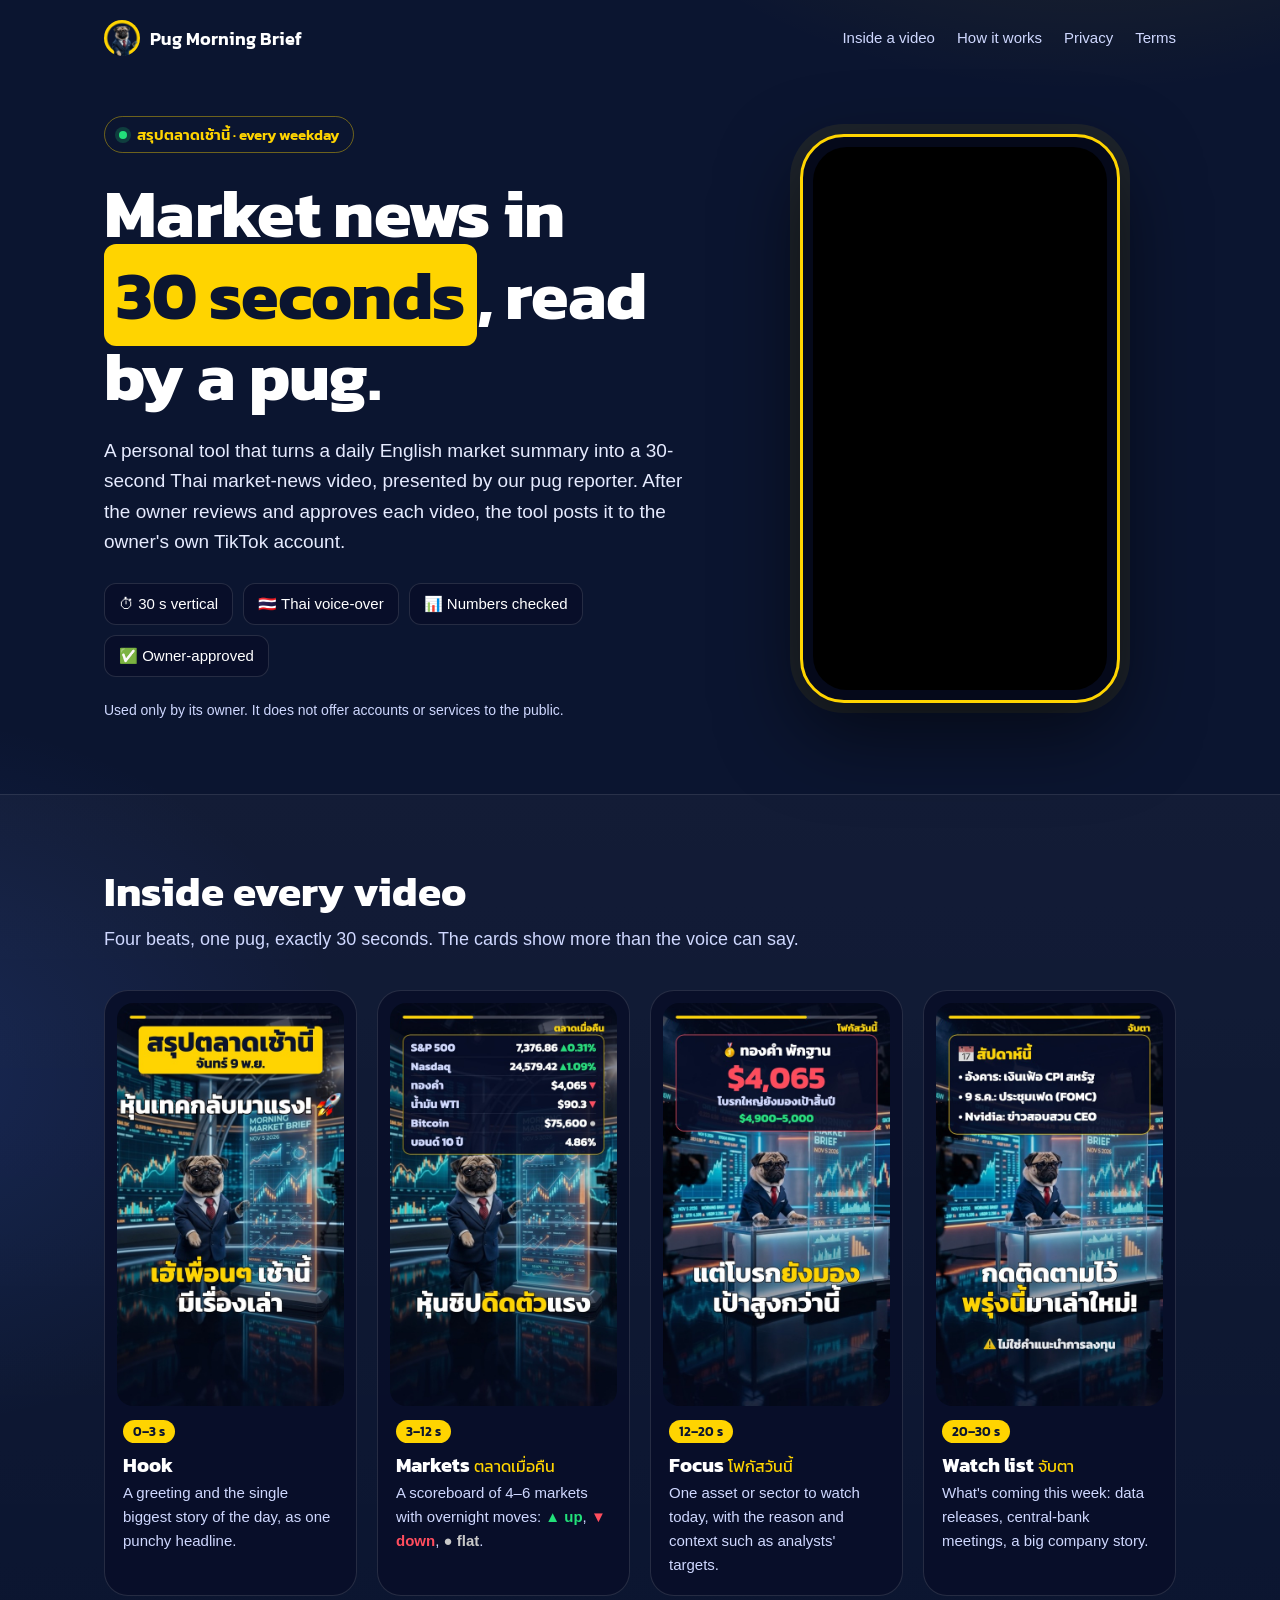
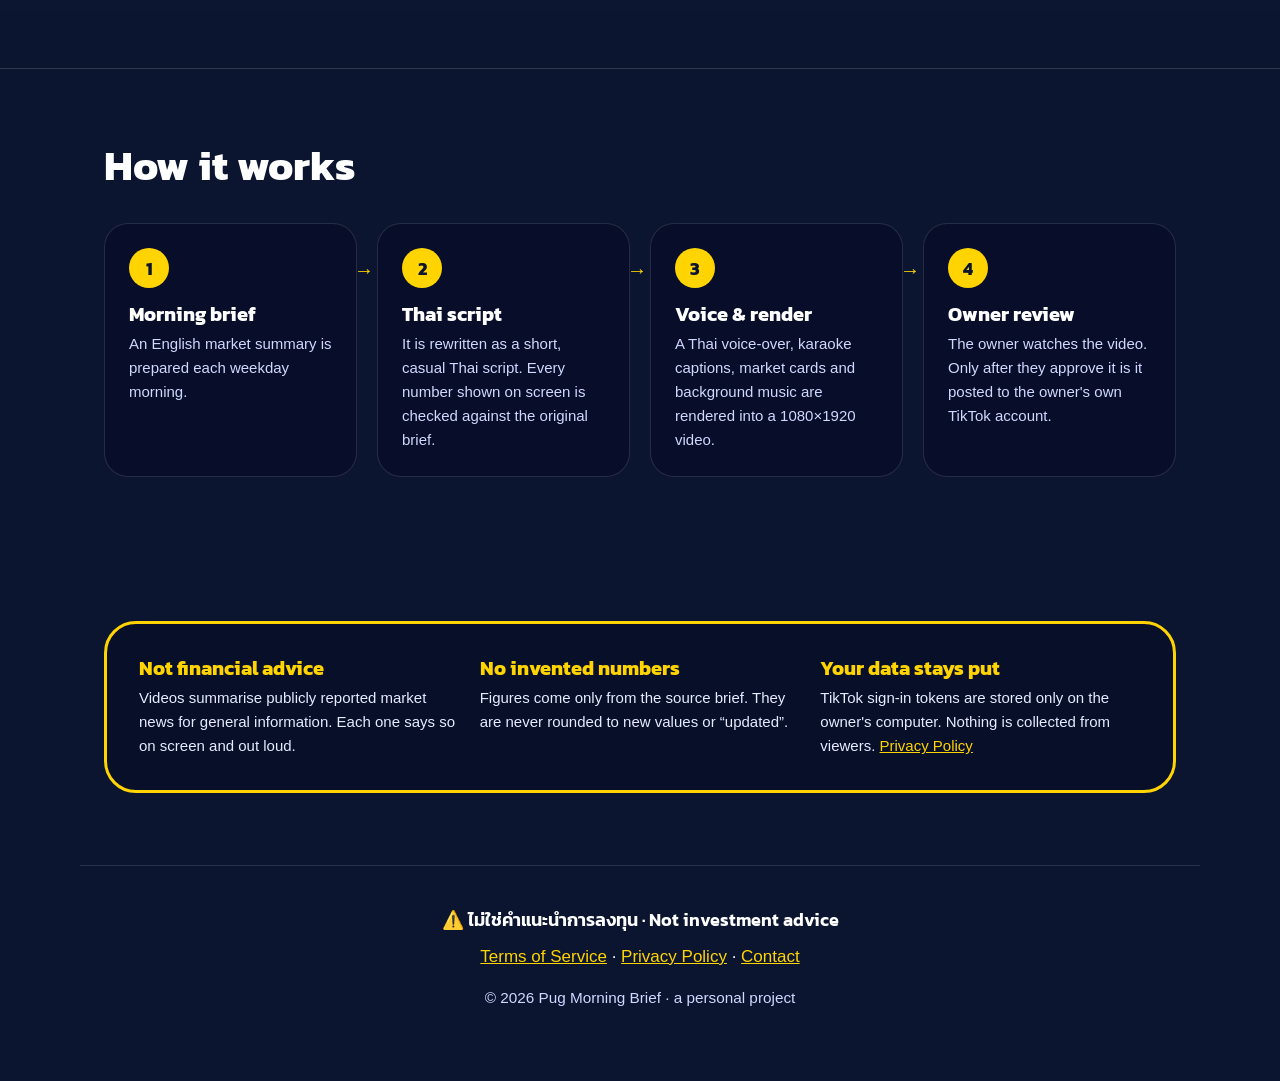
<file: index.html>
<!doctype html>
<html lang="en"><head><meta charset="utf-8"><meta name="viewport" content="width=device-width,initial-scale=1">
<title>Pug Morning Brief</title>
<meta name="description" content="A personal tool that turns a daily English market summary into a 30-second Thai market-news video, presented by a pug reporter.">
<meta property="og:title" content="Pug Morning Brief">
<meta property="og:description" content="30-second Thai market news, every weekday morning, from our pug reporter.">
<meta property="og:image" content="app_icon_1024.png">
<meta name="theme-color" content="#0b1530">
<link rel="icon" href="icon.png">
<link rel="preconnect" href="https://fonts.googleapis.com">
<link rel="preconnect" href="https://fonts.gstatic.com" crossorigin>
<link rel="stylesheet" href="https://fonts.googleapis.com/css2?family=Kanit:wght@400;600;700&display=swap">
<link rel="stylesheet" href="style.css"></head>
<body class="home">

<header class="topbar">
  <a class="brand" href="index.html"><img src="icon.png" alt="" width="36" height="36">Pug Morning Brief</a>
  <nav>
    <a href="#inside">Inside a video</a>
    <a href="#how">How it works</a>
    <a href="privacy.html">Privacy</a>
    <a href="terms.html">Terms</a>
  </nav>
</header>

<section class="hero">
  <div class="hero-copy">
    <p class="eyebrow"><span class="dot"></span>สรุปตลาดเช้านี้ · every weekday</p>
    <h1>Market news in <em>30&nbsp;seconds</em>, read by a pug.</h1>
    <p class="lede">A personal tool that turns a daily English market summary into a 30-second
    Thai market-news video, presented by our pug reporter. After the owner reviews and approves
    each video, the tool posts it to the owner's own TikTok account.</p>
    <ul class="chips">
      <li>⏱ 30 s vertical</li>
      <li>🇹🇭 Thai voice-over</li>
      <li>📊 Numbers checked</li>
      <li>✅ Owner-approved</li>
    </ul>
    <p class="note">Used only by its owner. It does not offer accounts or services to the public.</p>
  </div>

  <div class="phone" aria-label="Preview frames from a Pug Morning Brief video">
    <div class="screen">
      <img src="img/frame_1_hook.jpg" alt="Hook: title bar สรุปตลาดเช้านี้ and the day's headline" width="540" height="960">
      <img src="img/frame_2_board.jpg" alt="Markets: scoreboard of S&amp;P 500, Nasdaq, gold, oil, Bitcoin and bonds" width="540" height="960" loading="lazy">
      <img src="img/frame_3_focus.jpg" alt="Focus: big-number card for gold" width="540" height="960" loading="lazy">
      <img src="img/frame_4_watch.jpg" alt="Outro: this week's watch list and the disclaimer" width="540" height="960" loading="lazy">
    </div>
  </div>
</section>

<section id="inside" class="band">
  <div class="wrap">
    <h2>Inside every video</h2>
    <p class="sub">Four beats, one pug, exactly 30 seconds. The cards show more than the voice can say.</p>
    <ol class="beats">
      <li>
        <img src="img/frame_1_hook.jpg" alt="" width="540" height="960" loading="lazy">
        <span class="time">0–3 s</span>
        <h3>Hook</h3>
        <p>A greeting and the single biggest story of the day, as one punchy headline.</p>
      </li>
      <li>
        <img src="img/frame_2_board.jpg" alt="" width="540" height="960" loading="lazy">
        <span class="time">3–12 s</span>
        <h3>Markets <span class="th">ตลาดเมื่อคืน</span></h3>
        <p>A scoreboard of 4–6 markets with overnight moves: <b class="up">▲ up</b>, <b class="down">▼ down</b>, <b class="flat">● flat</b>.</p>
      </li>
      <li>
        <img src="img/frame_3_focus.jpg" alt="" width="540" height="960" loading="lazy">
        <span class="time">12–20 s</span>
        <h3>Focus <span class="th">โฟกัสวันนี้</span></h3>
        <p>One asset or sector to watch today, with the reason and context such as analysts' targets.</p>
      </li>
      <li>
        <img src="img/frame_4_watch.jpg" alt="" width="540" height="960" loading="lazy">
        <span class="time">20–30 s</span>
        <h3>Watch list <span class="th">จับตา</span></h3>
        <p>What's coming this week: data releases, central-bank meetings, a big company story.</p>
      </li>
    </ol>
  </div>
</section>

<section id="how" class="wrap">
  <h2>How it works</h2>
  <ol class="steps">
    <li><span class="n">1</span><div><h3>Morning brief</h3><p>An English market summary is prepared each weekday morning.</p></div></li>
    <li><span class="n">2</span><div><h3>Thai script</h3><p>It is rewritten as a short, casual Thai script. Every number shown on screen is checked against the original brief.</p></div></li>
    <li><span class="n">3</span><div><h3>Voice &amp; render</h3><p>A Thai voice-over, karaoke captions, market cards and background music are rendered into a 1080×1920 video.</p></div></li>
    <li><span class="n">4</span><div><h3>Owner review</h3><p>The owner watches the video. Only after they approve it is it posted to the owner's own TikTok account.</p></div></li>
  </ol>
</section>

<section class="wrap">
  <div class="facts">
    <div><h3>Not financial advice</h3><p>Videos summarise publicly reported market news for general information. Each one says so on screen and out loud.</p></div>
    <div><h3>No invented numbers</h3><p>Figures come only from the source brief. They are never rounded to new values or “updated”.</p></div>
    <div><h3>Your data stays put</h3><p>TikTok sign-in tokens are stored only on the owner's computer. Nothing is collected from viewers. <a href="privacy.html">Privacy Policy</a></p></div>
  </div>
</section>

<footer class="footer">
  <p class="disclaimer">⚠️ ไม่ใช่คำแนะนำการลงทุน · Not investment advice</p>
  <nav><a href="terms.html">Terms of Service</a> · <a href="privacy.html">Privacy Policy</a> · <a href="https://github.com/wara-msri-sudo">Contact</a></nav>
  <p class="small">© 2026 Pug Morning Brief · a personal project</p>
</footer>

</body></html>
</file>
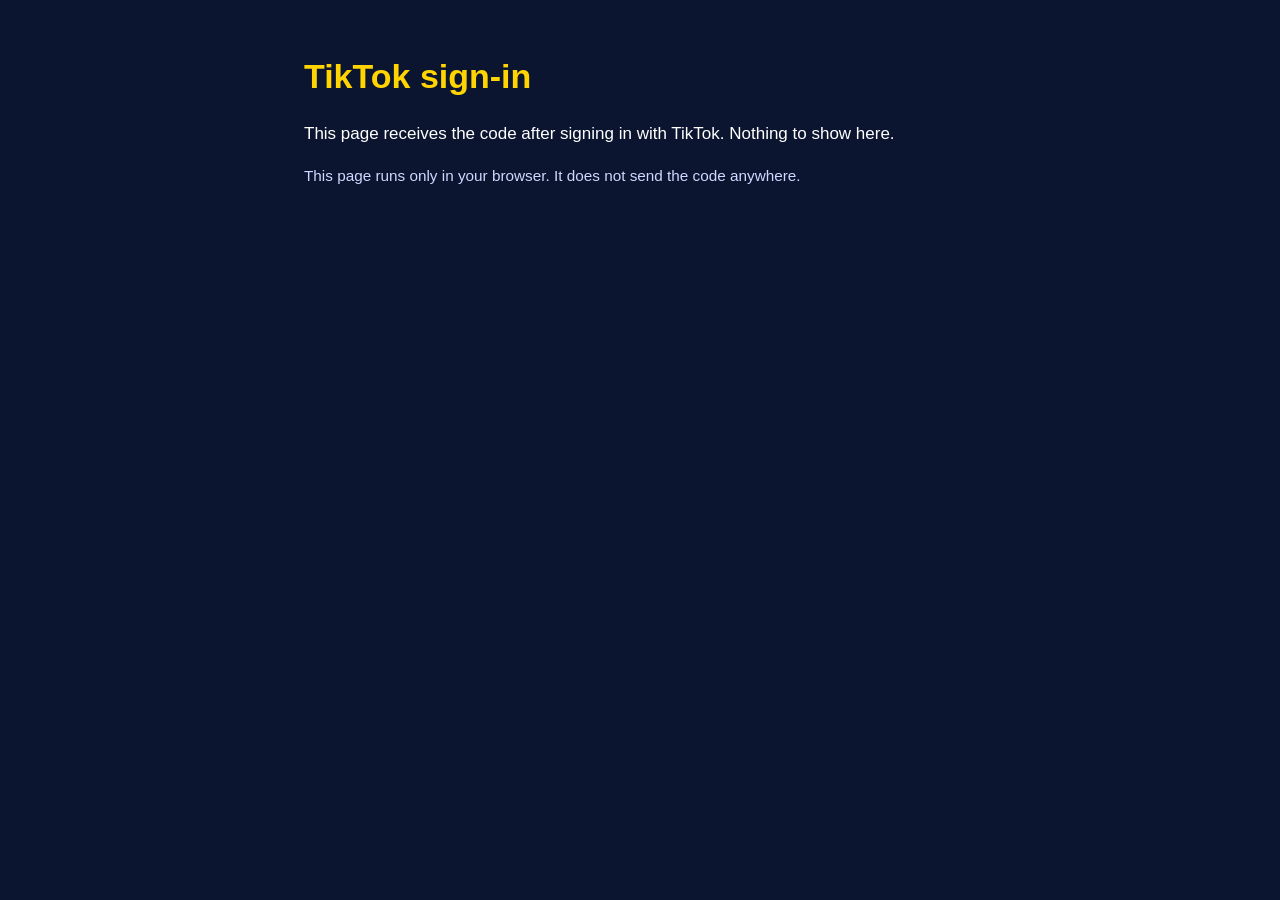
<file: callback.html>
<!doctype html>
<html lang="en"><head><meta charset="utf-8"><meta name="viewport" content="width=device-width,initial-scale=1">
<meta name="robots" content="noindex">
<title>Sign-in complete · Pug Morning Brief</title><link rel="stylesheet" href="style.css"></head>
<body><main>
<h1>TikTok sign-in</h1>
<div id="ok" hidden>
  <p>Sign-in complete. Copy this code back to the setup helper on your computer.
  It works once and expires in a few minutes.</p>
  <pre id="code"></pre>
  <button id="copy">Copy code</button>
</div>
<div id="err" hidden><p>Sign-in did not complete: <span id="msg"></span></p></div>
<div id="none"><p>This page receives the code after signing in with TikTok. Nothing to show here.</p></div>
<p class="small">This page runs only in your browser. It does not send the code anywhere.</p>
</main>
<script>
const q = new URLSearchParams(location.search);
const show = id => { document.getElementById("none").hidden = true; document.getElementById(id).hidden = false; };
if (q.get("code")) {
  show("ok");
  document.getElementById("code").textContent = q.get("code");
  document.getElementById("copy").onclick = () => navigator.clipboard.writeText(q.get("code"));
} else if (q.get("error")) {
  show("err");
  document.getElementById("msg").textContent = q.get("error") + (q.get("error_description") ? ": " + q.get("error_description") : "");
}
</script></body></html>
</file>
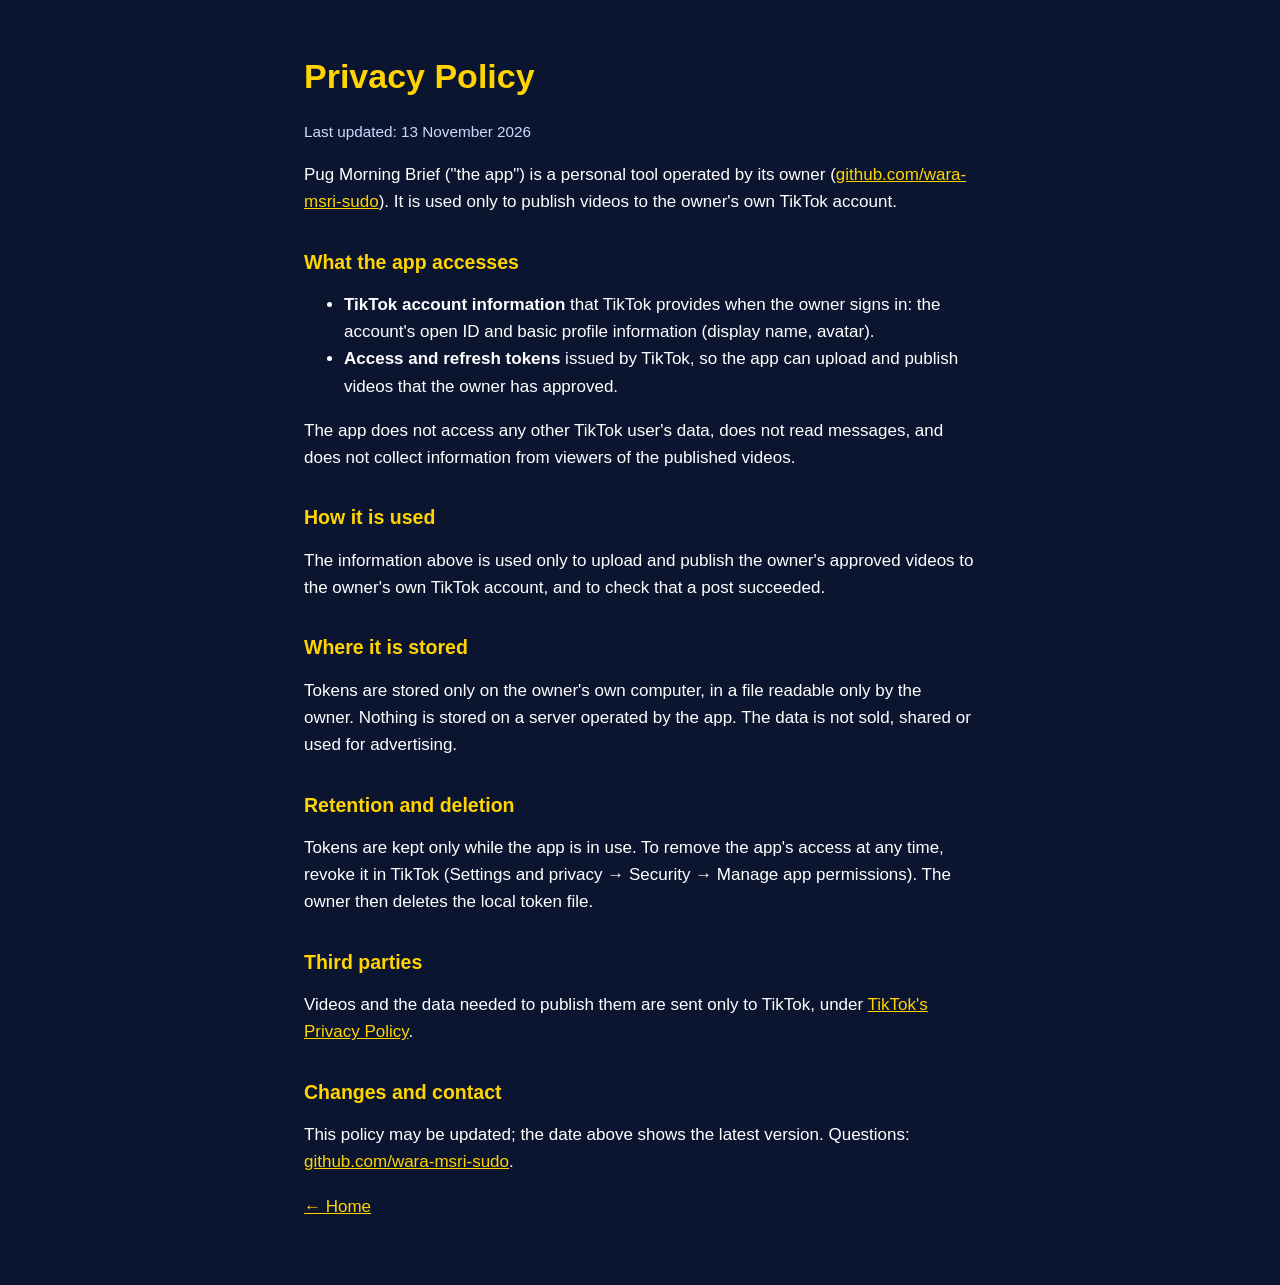
<file: privacy.html>
<!doctype html>
<html lang="en"><head><meta charset="utf-8"><meta name="viewport" content="width=device-width,initial-scale=1">
<title>Privacy Policy · Pug Morning Brief</title><link rel="stylesheet" href="style.css"></head>
<body><main>
<h1>Privacy Policy</h1>
<p class="small">Last updated: 13 November 2026</p>

<p>Pug Morning Brief ("the app") is a personal tool operated by its owner
(<a href="https://github.com/wara-msri-sudo">github.com/wara-msri-sudo</a>). It is used only to
publish videos to the owner's own TikTok account.</p>

<h2>What the app accesses</h2>
<ul>
<li><strong>TikTok account information</strong> that TikTok provides when the owner signs in:
the account's open ID and basic profile information (display name, avatar).</li>
<li><strong>Access and refresh tokens</strong> issued by TikTok, so the app can upload and
publish videos that the owner has approved.</li>
</ul>
<p>The app does not access any other TikTok user's data, does not read messages, and does not
collect information from viewers of the published videos.</p>

<h2>How it is used</h2>
<p>The information above is used only to upload and publish the owner's approved videos to
the owner's own TikTok account, and to check that a post succeeded.</p>

<h2>Where it is stored</h2>
<p>Tokens are stored only on the owner's own computer, in a file readable only by the owner.
Nothing is stored on a server operated by the app. The data is not sold, shared or used for
advertising.</p>

<h2>Retention and deletion</h2>
<p>Tokens are kept only while the app is in use. To remove the app's access at any time,
revoke it in TikTok (Settings and privacy → Security → Manage app permissions). The owner
then deletes the local token file.</p>

<h2>Third parties</h2>
<p>Videos and the data needed to publish them are sent only to TikTok, under
<a href="https://www.tiktok.com/legal/privacy-policy">TikTok's Privacy Policy</a>.</p>

<h2>Changes and contact</h2>
<p>This policy may be updated; the date above shows the latest version. Questions:
<a href="https://github.com/wara-msri-sudo">github.com/wara-msri-sudo</a>.</p>
<p><a href="index.html">← Home</a></p>
</main></body></html>
</file>
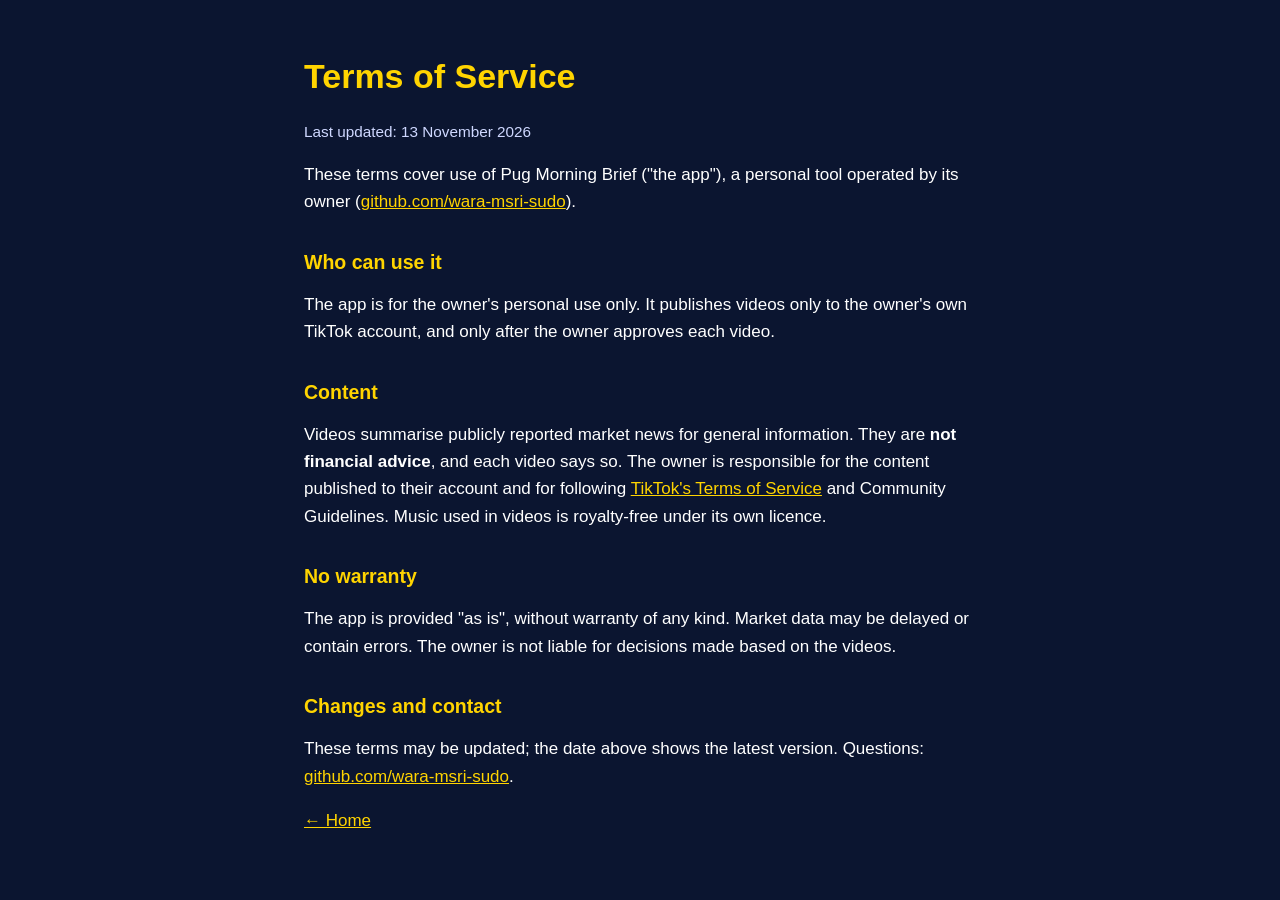
<file: terms.html>
<!doctype html>
<html lang="en"><head><meta charset="utf-8"><meta name="viewport" content="width=device-width,initial-scale=1">
<title>Terms of Service · Pug Morning Brief</title><link rel="stylesheet" href="style.css"></head>
<body><main>
<h1>Terms of Service</h1>
<p class="small">Last updated: 13 November 2026</p>

<p>These terms cover use of Pug Morning Brief ("the app"), a personal tool operated by its
owner (<a href="https://github.com/wara-msri-sudo">github.com/wara-msri-sudo</a>).</p>

<h2>Who can use it</h2>
<p>The app is for the owner's personal use only. It publishes videos only to the owner's own
TikTok account, and only after the owner approves each video.</p>

<h2>Content</h2>
<p>Videos summarise publicly reported market news for general information. They are
<strong>not financial advice</strong>, and each video says so. The owner is responsible for
the content published to their account and for following
<a href="https://www.tiktok.com/legal/terms-of-service">TikTok's Terms of Service</a> and
Community Guidelines. Music used in videos is royalty-free under its own licence.</p>

<h2>No warranty</h2>
<p>The app is provided "as is", without warranty of any kind. Market data may be delayed or
contain errors. The owner is not liable for decisions made based on the videos.</p>

<h2>Changes and contact</h2>
<p>These terms may be updated; the date above shows the latest version. Questions:
<a href="https://github.com/wara-msri-sudo">github.com/wara-msri-sudo</a>.</p>
<p><a href="index.html">← Home</a></p>
</main></body></html>
</file>
<file: style.css>
:root {
  --navy: #0b1530; --navy-2: #121e42; --card: rgba(8,14,40,.88); --line: rgba(255,255,255,.12);
  --yellow: #FFD400; --text: #fff; --muted: #cfd8ff;
  --up: #22E07A; --down: #FF4D5E; --flat: #C9C9C9;
  --display: "Kanit", -apple-system, "Segoe UI", "Noto Sans Thai", sans-serif;
}
* { box-sizing: border-box; }
body { margin: 0; background: var(--navy); color: var(--text); font: 17px/1.6 -apple-system, "Segoe UI", "Noto Sans Thai", sans-serif; }
main { max-width: 720px; margin: 0 auto; padding: 48px 24px; }
h1, h2, h3 { font-family: var(--display); line-height: 1.2; }
h1 { color: var(--yellow); margin-top: 8px; }
h2 { color: var(--yellow); font-size: 1.15em; margin-top: 1.8em; }
a { color: var(--yellow); }
img { border-radius: 28px; }
nav { margin: 1.5em 0; }
.small { color: var(--muted); font-size: .9em; }
pre { background: #fff; color: var(--navy); padding: 12px; border-radius: 8px; white-space: pre-wrap; word-break: break-all; }
button { background: var(--yellow); color: var(--navy); border: 0; border-radius: 8px; padding: 10px 18px; font-weight: 700; cursor: pointer; }

/* ---------- Landing page ---------- */
.home {
  background:
    radial-gradient(900px 600px at 85% -10%, rgba(255,212,0,.14), transparent 60%),
    radial-gradient(800px 600px at -10% 40%, rgba(64,120,255,.16), transparent 60%),
    var(--navy);
}
.home img { border-radius: 0; }
.wrap { max-width: 1120px; margin: 0 auto; padding: 72px 24px; }

.topbar { max-width: 1120px; margin: 0 auto; padding: 20px 24px; display: flex; align-items: center; justify-content: space-between; gap: 16px; }
.brand { display: flex; align-items: center; gap: 10px; color: #fff; text-decoration: none; font: 600 18px var(--display); }
.home .brand img { border-radius: 50%; }
.topbar nav { margin: 0; display: flex; gap: 22px; }
.topbar nav a { color: var(--muted); text-decoration: none; font-size: 15px; }
.topbar nav a:hover { color: var(--yellow); }

.hero { max-width: 1120px; margin: 0 auto; padding: 40px 24px 72px; display: grid; grid-template-columns: 1.15fr .85fr; gap: 56px; align-items: center; }
.eyebrow { display: inline-flex; align-items: center; gap: 10px; margin: 0; padding: 6px 14px; border: 1px solid rgba(255,212,0,.4); border-radius: 999px; color: var(--yellow); font: 600 15px var(--display); }
.dot { width: 8px; height: 8px; border-radius: 50%; background: var(--up); box-shadow: 0 0 0 4px rgba(34,224,122,.2); }
.hero h1 { color: #fff; font-size: clamp(40px, 6vw, 68px); font-weight: 700; margin: 20px 0 18px; letter-spacing: -.01em; }
.hero h1 em { font-style: normal; background: var(--yellow); color: var(--navy); padding: 0 .18em; border-radius: .18em; -webkit-box-decoration-break: clone; box-decoration-break: clone; }
.lede { font-size: 19px; color: #e6ebff; max-width: 34em; margin: 0; }
.chips { list-style: none; padding: 0; margin: 26px 0 0; display: flex; flex-wrap: wrap; gap: 10px; }
.chips li { padding: 8px 14px; border-radius: 12px; background: var(--card); border: 1px solid var(--line); font-size: 15px; }
.note { color: var(--muted); font-size: 14px; margin: 22px 0 0; }

/* Phone mock-up cycling through the four frames */
.phone { justify-self: center; width: min(320px, 78vw); aspect-ratio: 9 / 16; padding: 10px; border-radius: 44px; background: #05091a; border: 3px solid var(--yellow); box-shadow: 0 30px 80px rgba(0,0,0,.55), 0 0 0 10px rgba(255,212,0,.08); }
.screen { position: relative; width: 100%; height: 100%; border-radius: 34px; overflow: hidden; background: #000; }
.screen img { position: absolute; inset: 0; width: 100%; height: 100%; object-fit: cover; opacity: 0; animation: cycle 12s infinite; }
.screen img:nth-child(1) { animation-delay: 0s; }
.screen img:nth-child(2) { animation-delay: 3s; }
.screen img:nth-child(3) { animation-delay: 6s; }
.screen img:nth-child(4) { animation-delay: 9s; }
@keyframes cycle { 0% { opacity: 0; } 4%, 25% { opacity: 1; } 29%, 100% { opacity: 0; } }
@media (prefers-reduced-motion: reduce) {
  .screen img { animation: none; }
  .screen img:first-child { opacity: 1; }
}

.home h2 { color: #fff; font-size: clamp(30px, 4vw, 42px); margin: 0 0 8px; }
.sub { color: var(--muted); margin: 0 0 36px; font-size: 18px; }

.band { background: linear-gradient(180deg, rgba(255,255,255,.03), rgba(255,255,255,0)); border-top: 1px solid var(--line); border-bottom: 1px solid var(--line); }
.beats { list-style: none; padding: 0; margin: 0; display: grid; grid-template-columns: repeat(4, 1fr); gap: 20px; }
.beats li { background: var(--card); border: 1px solid var(--line); border-radius: 24px; padding: 12px 12px 18px; }
.beats img { width: 100%; height: auto; aspect-ratio: 9 / 16; object-fit: cover; border-radius: 16px; display: block; }
.time { display: inline-block; margin: 14px 6px 0; padding: 2px 10px; border-radius: 999px; background: var(--yellow); color: var(--navy); font: 600 13px var(--display); }
.beats h3 { margin: 8px 6px 4px; font-size: 20px; }
.beats p { margin: 0 6px; color: var(--muted); font-size: 15px; }
.th { color: var(--yellow); font-weight: 400; font-size: 16px; }
.up { color: var(--up); } .down { color: var(--down); } .flat { color: var(--flat); }

.steps { list-style: none; padding: 0; margin: 32px 0 0; display: grid; grid-template-columns: repeat(4, 1fr); gap: 20px; counter-reset: none; }
.steps li { position: relative; display: flex; flex-direction: column; gap: 14px; padding: 24px; border-radius: 24px; background: var(--card); border: 1px solid var(--line); }
.steps li:not(:last-child)::after { content: "→"; position: absolute; right: -18px; top: 30px; color: var(--yellow); font-size: 20px; }
.n { width: 40px; height: 40px; border-radius: 50%; display: grid; place-items: center; background: var(--yellow); color: var(--navy); font: 700 18px var(--display); }
.steps h3 { margin: 0 0 6px; font-size: 20px; }
.steps p { margin: 0; color: var(--muted); font-size: 15px; }

.facts { display: grid; grid-template-columns: repeat(3, 1fr); gap: 20px; padding: 32px; border-radius: 32px; border: 3px solid var(--yellow); background: var(--card); }
.facts h3 { margin: 0 0 6px; color: var(--yellow); font-size: 20px; }
.facts p { margin: 0; color: #e6ebff; font-size: 15px; }

.footer { max-width: 1120px; margin: 0 auto; padding: 40px 24px 56px; text-align: center; border-top: 1px solid var(--line); }
.footer nav { margin: 10px 0; }
.disclaimer { font: 600 18px var(--display); margin: 0; }

@media (max-width: 900px) {
  .hero { grid-template-columns: 1fr; gap: 40px; padding-top: 16px; }
  .beats { grid-template-columns: repeat(2, 1fr); }
  .steps { grid-template-columns: 1fr 1fr; }
  .steps li::after { display: none; }
  .facts { grid-template-columns: 1fr; }
}
@media (max-width: 560px) {
  .topbar nav a[href^="#"] { display: none; }
  .wrap { padding: 56px 16px; }
  .hero, .topbar, .footer { padding-left: 16px; padding-right: 16px; }
  .beats { gap: 12px; }
  .beats p { font-size: 14px; }
  .steps { grid-template-columns: 1fr; }
}
</file>
